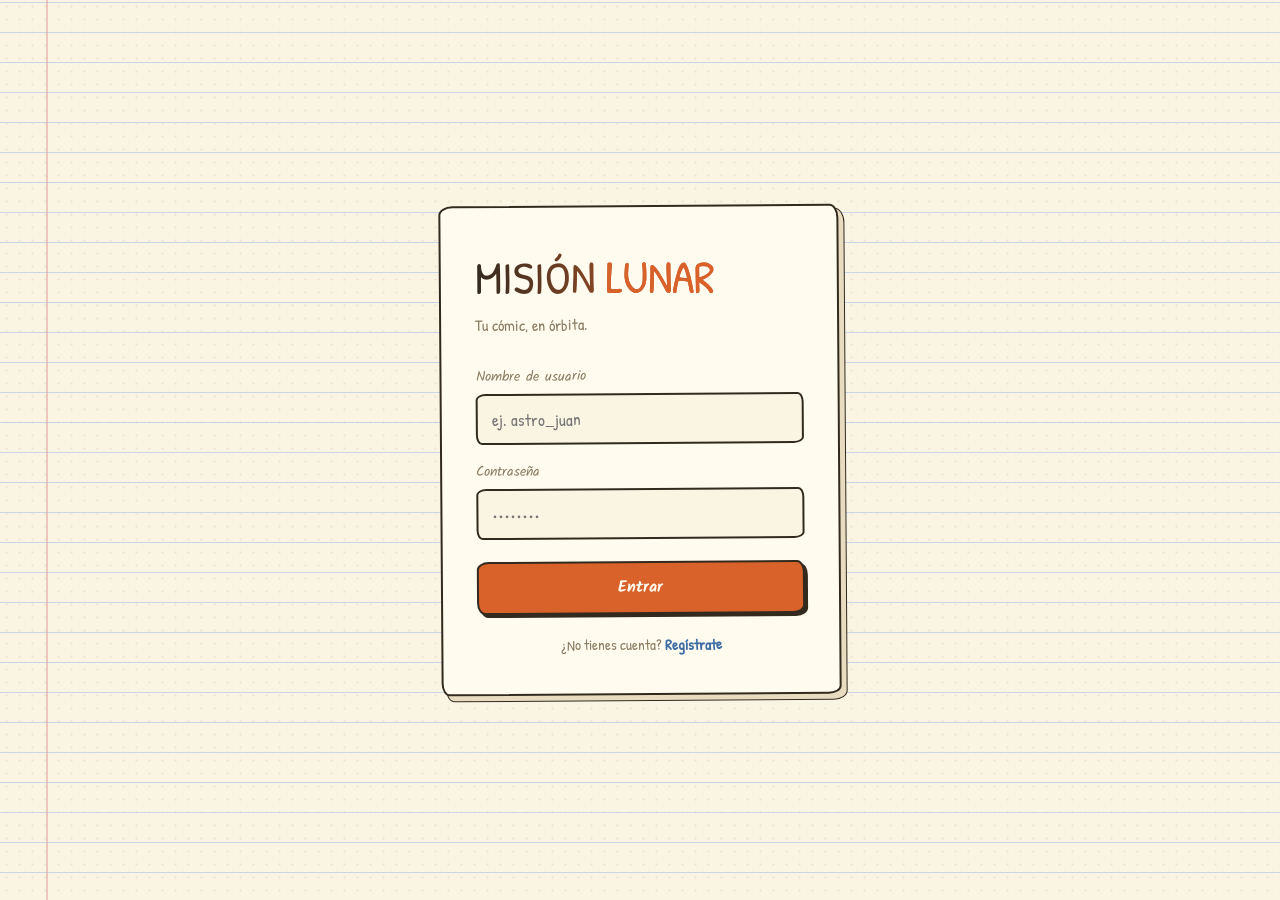
<file: public/index.html>
<!DOCTYPE html>
<html lang="es">
<head>
<meta charset="UTF-8" />
<meta name="viewport" content="width=device-width, initial-scale=1.0" />
<title>Misión Lunar</title>
<link rel="stylesheet" href="css/style.css" />
</head>
<body>
  <div class="auth-wrap">
    <div class="auth-card panel">
      <div class="auth-logo">MISIÓN<span> LUNAR</span></div>
      <div class="auth-tag">Tu cómic, en órbita.</div>

      <div id="errorBox" class="error-msg"></div>

      <form id="loginForm">
        <div class="field">
          <label for="username">Nombre de usuario</label>
          <input type="text" id="username" placeholder="ej. astro_juan" autocomplete="username" />
        </div>
        <div class="field">
          <label for="password">Contraseña</label>
          <input type="password" id="password" placeholder="••••••••" autocomplete="current-password" />
        </div>
        <button type="submit" class="btn" style="width:100%;">Entrar</button>
      </form>

      <div class="auth-switch">¿No tienes cuenta? <a href="register.html">Regístrate</a></div>
    </div>
  </div>

  <script src="js/app.js"></script>
  <script>
    // si ya hay sesión, ir directo a home
    if (getSession()) window.location.href = "home.html";

    const form = document.getElementById("loginForm");
    const errorBox = document.getElementById("errorBox");

    form.addEventListener("submit", async (e) => {
      e.preventDefault();
      hideError(errorBox);
      const username = document.getElementById("username").value.trim();
      const password = document.getElementById("password").value;
      if (!username || !password) return showError(errorBox, "Escribe tu usuario y contraseña.");
      try {
        const { user } = await api("/login", {
          method: "POST",
          body: JSON.stringify({ username, password }),
        });
        setSession(user);
        window.location.href = "home.html";
      } catch (err) {
        showError(errorBox, err.message);
      }
    });
  </script>
</body>
</html>
</file>
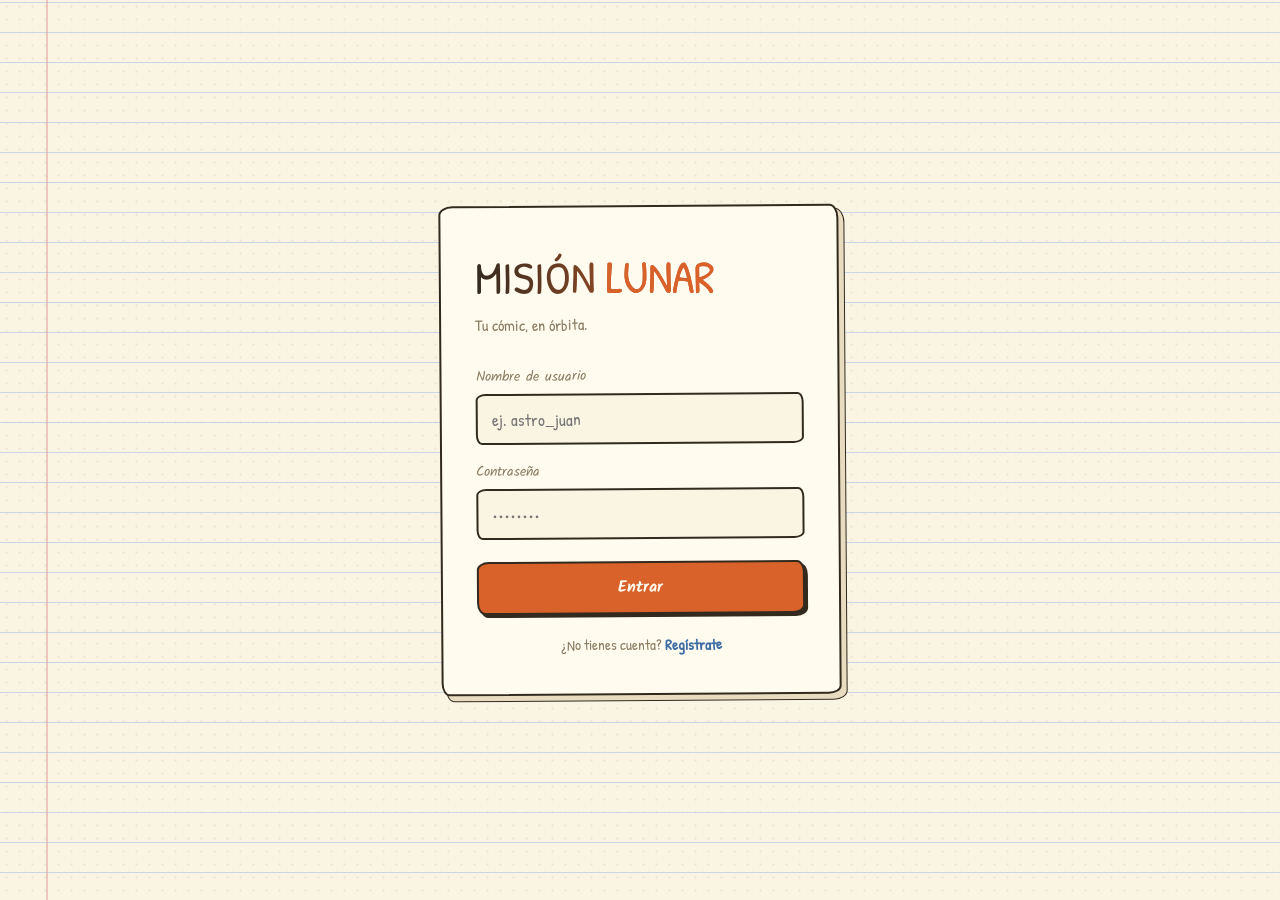
<file: public/amigos.html>
<!DOCTYPE html>
<html lang="es">
<head>
<meta charset="UTF-8" />
<meta name="viewport" content="width=device-width, initial-scale=1.0" />
<title>Amigos · Misión Lunar</title>
<link rel="stylesheet" href="css/style.css" />
</head>
<body>

  <div class="overlay" id="navOverlay"></div>
  <nav class="sidebar" id="sidebar">
    <div class="sidebar-header">
      <span class="session-avatar-slot"></span>
      <div>
        <div class="name session-name"></div>
        <div class="user session-user"></div>
      </div>
    </div>
    <a class="nav-link" data-page="home" href="home.html"><span class="nav-icon">&#9679;</span> Home</a>
    <a class="nav-link" data-page="perfil" href="perfil.html"><span class="nav-icon">&#9737;</span> Perfil</a>
    <a class="nav-link" data-page="blog" href="blog.html"><span class="nav-icon">&#9998;</span> Blog</a>
    <a class="nav-link" data-page="amigos" href="amigos.html"><span class="nav-icon">&#9733;</span> Amigos</a>
    <div class="sidebar-footer">
      <button class="btn btn-ghost btn-small" id="logoutBtn" style="width:100%;">Salir</button>
    </div>
  </nav>

  <header class="topbar">
    <div class="topbar-left">
      <button class="hamburger" id="navToggle" aria-label="Abrir menú">
        <span></span><span></span>
      </button>
      <div class="topbar-logo">MISIÓN<span> LUNAR</span></div>
    </div>
    <div class="topbar-right">
      <span class="session-avatar-slot"></span>
    </div>
  </header>

  <main class="page">
    <h1 class="hero-title" style="font-size:38px; margin-bottom:20px;">Amigos</h1>
    <p style="color:var(--muted); margin-bottom:26px; font-size:14px;">
      Todos los tripulantes registrados en Misión Lunar, en un solo lugar global.
    </p>

    <div id="peopleGrid" class="people-grid"></div>
  </main>

  <script src="js/app.js"></script>
  <script>
    const user = initShell("amigos");
    const grid = document.getElementById("peopleGrid");
    let myFriends = [];

    async function loadFriends() {
      const { friends } = await api(`/friends?username=${user.username}`);
      myFriends = friends.map((f) => f.username);
    }

    async function loadPeople() {
      grid.innerHTML = `<div class="empty-state">Cargando tripulantes...</div>`;
      await loadFriends();
      const { users } = await api("/users");
      grid.innerHTML = "";
      users.forEach((u) => {
        if (u.username === user.username) return;
        const isFriend = myFriends.includes(u.username);
        const card = document.createElement("div");
        card.className = "panel person-card";
        card.innerHTML = `
          ${renderAvatarHTML(u, "person")}
          <div class="name">${u.name}</div>
          <div class="user">@${u.username}</div>
          <button class="btn btn-small ${isFriend ? "btn-ghost" : ""}" style="width:100%;">
            ${isFriend ? "Quitar amigo" : "Agregar amigo"}
          </button>
        `;
        card.querySelector("button").addEventListener("click", async () => {
          await api("/friends", {
            method: "POST",
            body: JSON.stringify({ username: user.username, friend: u.username }),
          });
          loadPeople();
        });
        grid.appendChild(card);
      });
      if (!grid.children.length) {
        grid.innerHTML = `<div class="empty-state">Todavía no hay más tripulantes registrados.</div>`;
      }
    }

    if (user) loadPeople();
  </script>
</body>
</html>
</file>
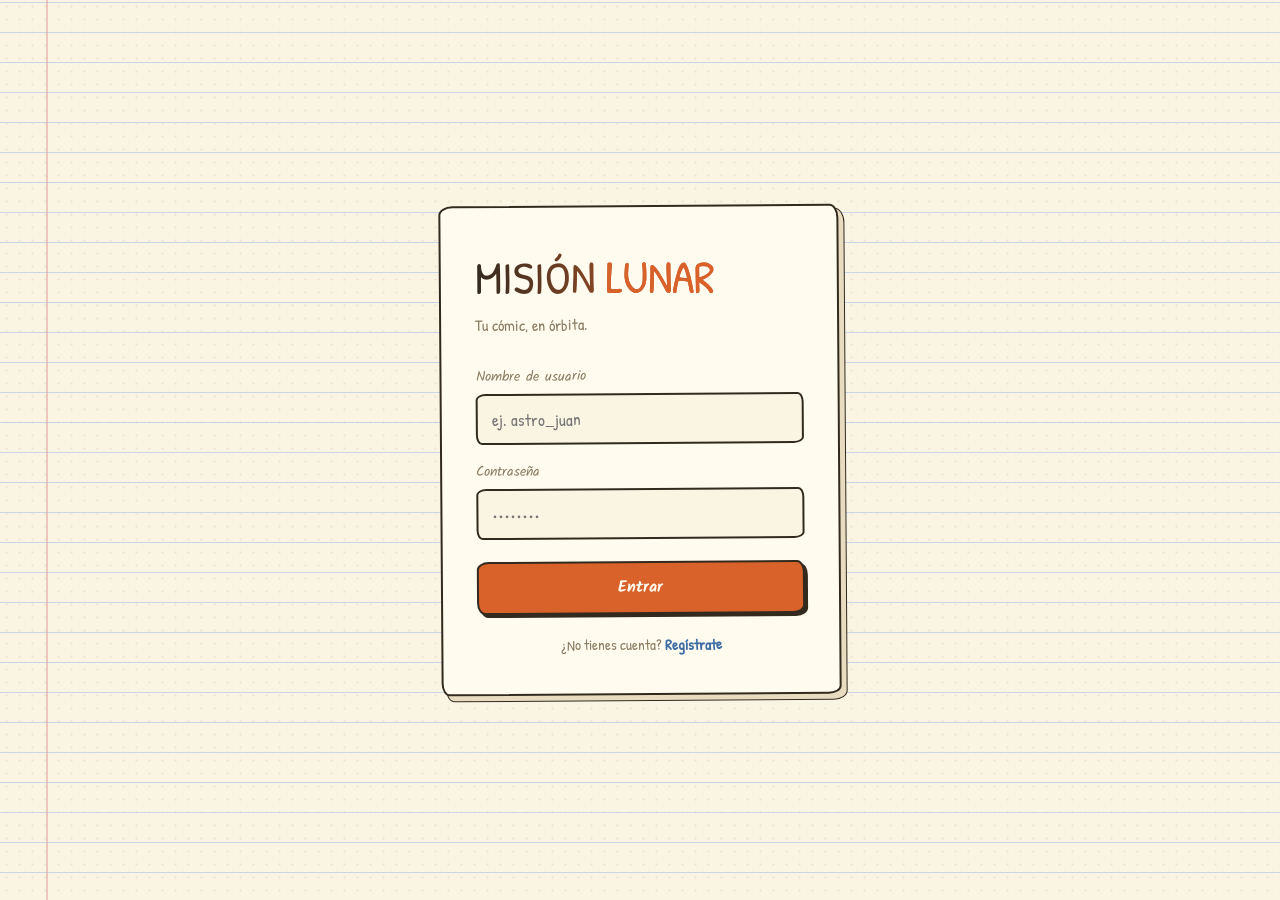
<file: public/blog.html>
<!DOCTYPE html>
<html lang="es">
<head>
<meta charset="UTF-8" />
<meta name="viewport" content="width=device-width, initial-scale=1.0" />
<title>Blog · Misión Lunar</title>
<link rel="stylesheet" href="css/style.css" />
</head>
<body>

  <div class="overlay" id="navOverlay"></div>
  <nav class="sidebar" id="sidebar">
    <div class="sidebar-header">
      <span class="session-avatar-slot"></span>
      <div>
        <div class="name session-name"></div>
        <div class="user session-user"></div>
      </div>
    </div>
    <a class="nav-link" data-page="home" href="home.html"><span class="nav-icon">&#9679;</span> Home</a>
    <a class="nav-link" data-page="perfil" href="perfil.html"><span class="nav-icon">&#9737;</span> Perfil</a>
    <a class="nav-link" data-page="blog" href="blog.html"><span class="nav-icon">&#9998;</span> Blog</a>
    <a class="nav-link" data-page="amigos" href="amigos.html"><span class="nav-icon">&#9733;</span> Amigos</a>
    <div class="sidebar-footer">
      <button class="btn btn-ghost btn-small" id="logoutBtn" style="width:100%;">Salir</button>
    </div>
  </nav>

  <header class="topbar">
    <div class="topbar-left">
      <button class="hamburger" id="navToggle" aria-label="Abrir menú">
        <span></span><span></span>
      </button>
      <div class="topbar-logo">MISIÓN<span> LUNAR</span></div>
    </div>
    <div class="topbar-right">
      <span class="session-avatar-slot"></span>
    </div>
  </header>

  <main class="page">
    <h1 class="hero-title" style="font-size:38px; margin-bottom:20px;">Blog</h1>

    <div class="panel card-pad">
      <div id="errorBox" class="error-msg"></div>
      <form id="postForm">
        <div class="field">
          <textarea id="text" rows="3" placeholder="¿Qué está pasando en la misión?"></textarea>
        </div>
        <button type="submit" class="btn">Publicar</button>
      </form>
    </div>

    <div id="posts" style="margin-top:26px;"></div>
  </main>

  <script src="js/app.js"></script>
  <script>
    const user = initShell("blog");
    const errorBox = document.getElementById("errorBox");
    const postsEl = document.getElementById("posts");

    async function loadPosts() {
      postsEl.innerHTML = `<div class="empty-state">Cargando publicaciones...</div>`;
      try {
        const { posts } = await api("/blog");
        if (!posts.length) {
          postsEl.innerHTML = `<div class="empty-state">Todavía no hay publicaciones. ¡Sé el primero!</div>`;
          return;
        }
        postsEl.innerHTML = "";
        posts.forEach((p) => {
          const el = document.createElement("div");
          el.className = "panel post";
          el.innerHTML = `
            <div class="post-head">
              ${renderAvatarHTML(p, "sm")}
              <div>
                <b>${p.name}</b> <span>@${p.username} · ${timeAgo(p.createdAt)}</span>
              </div>
            </div>
            <div class="post-text"></div>
          `;
          el.querySelector(".post-text").textContent = p.text;
          postsEl.appendChild(el);
        });
      } catch (err) {
        postsEl.innerHTML = `<div class="empty-state">No se pudieron cargar las publicaciones.</div>`;
      }
    }

    document.getElementById("postForm").addEventListener("submit", async (e) => {
      e.preventDefault();
      hideError(errorBox);
      const text = document.getElementById("text").value.trim();
      if (!text) return showError(errorBox, "Escribe algo antes de publicar.");
      try {
        await api("/blog", {
          method: "POST",
          body: JSON.stringify({ username: user.username, text }),
        });
        document.getElementById("text").value = "";
        loadPosts();
      } catch (err) {
        showError(errorBox, err.message);
      }
    });

    if (user) loadPosts();
  </script>
</body>
</html>
</file>
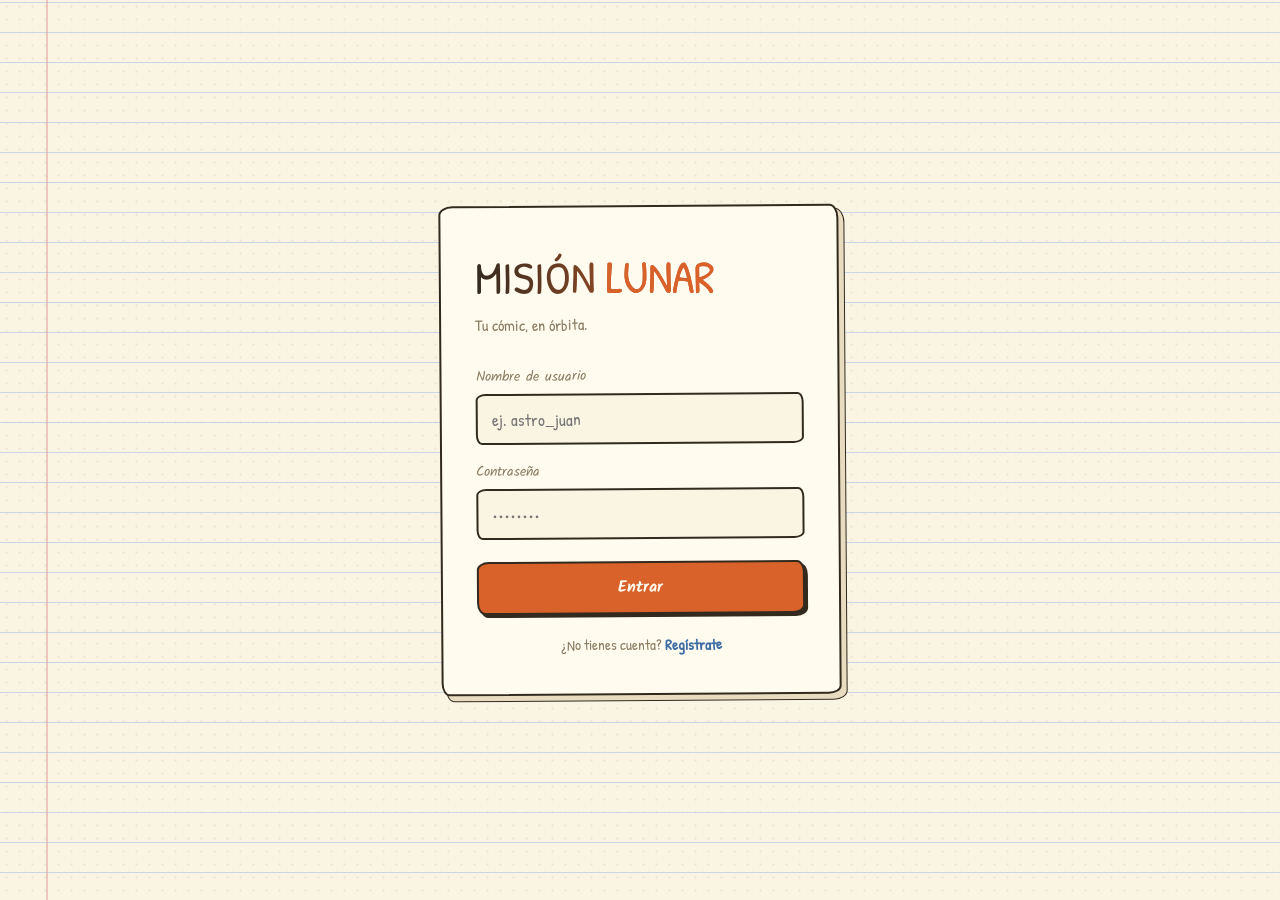
<file: public/home.html>
<!DOCTYPE html>
<html lang="es">
<head>
<meta charset="UTF-8" />
<meta name="viewport" content="width=device-width, initial-scale=1.0" />
<title>Misión Lunar</title>
<link rel="stylesheet" href="css/style.css" />
</head>
<body>

  <div class="overlay" id="navOverlay"></div>
  <nav class="sidebar" id="sidebar">
    <div class="sidebar-header">
      <span class="session-avatar-slot"></span>
      <div>
        <div class="name session-name"></div>
        <div class="user session-user"></div>
      </div>
    </div>
    <a class="nav-link" data-page="home" href="home.html"><span class="nav-icon">&#9679;</span> Home</a>
    <a class="nav-link" data-page="perfil" href="perfil.html"><span class="nav-icon">&#9737;</span> Perfil</a>
    <a class="nav-link" data-page="blog" href="blog.html"><span class="nav-icon">&#9998;</span> Blog</a>
    <a class="nav-link" data-page="amigos" href="amigos.html"><span class="nav-icon">&#9733;</span> Amigos</a>
    <div class="sidebar-footer">
      <button class="btn btn-ghost btn-small" id="logoutBtn" style="width:100%;">Salir</button>
    </div>
  </nav>

  <header class="topbar">
    <div class="topbar-left">
      <button class="hamburger" id="navToggle" aria-label="Abrir menú">
        <span></span><span></span>
      </button>
      <div class="topbar-logo">MISIÓN<span> LUNAR</span></div>
    </div>
    <div class="topbar-right">
      <span class="session-avatar-slot"></span>
    </div>
  </header>

  <main class="page">
    <section class="hero">
      <div class="hero-eyebrow">Cómic original</div>
      <h1 class="hero-title">MISIÓN<br /><span>LUNAR</span></h1>
      <p class="hero-desc">
        Una tripulación varada a mitad de camino a la Luna descubre que la nave
        no es lo único que despertó durante el viaje. Sigue la historia capítulo
        a capítulo.
      </p>
      <div class="hero-actions">
        <button class="btn" id="readBtn">▶ Leer capítulo 1</button>
        <a href="blog.html" class="btn btn-ghost">Ver blog</a>
      </div>
    </section>

    <h2 class="section-title">Capítulos <small>Temporada 1</small></h2>
    <div class="chapter-row" id="chapterRow"></div>
  </main>

  <script src="js/app.js"></script>
  <script>
    initShell("home");

    const chapters = [
      { n: 1, title: "Despegue", bg: "linear-gradient(160deg,#2b2140,#0d1220)" },
      { n: 2, title: "Silencio", bg: "linear-gradient(160deg,#142235,#0d1220)" },
      { n: 3, title: "Cráter 9", bg: "linear-gradient(160deg,#26313f,#0d1220)" },
      { n: 4, title: "Eco", bg: "linear-gradient(160deg,#20263c,#0d1220)" },
      { n: 5, title: "Regreso", bg: "linear-gradient(160deg,#301d24,#0d1220)" },
    ];

    const row = document.getElementById("chapterRow");
    chapters.forEach((c) => {
      const el = document.createElement("div");
      el.className = "chapter-card panel";
      el.innerHTML = `
        <div class="chapter-cover" style="background:${c.bg}">${c.title}</div>
        <div class="chapter-meta"><b>Capítulo ${c.n}</b>Próximamente</div>
      `;
      el.addEventListener("click", () => alert(`Capítulo ${c.n}: ${c.title} — próximamente disponible para leer.`));
      row.appendChild(el);
    });

    document.getElementById("readBtn").addEventListener("click", () => {
      alert("El lector de cómic todavía no está montado. ¡Aquí conectarás las páginas de tu capítulo 1!");
    });
  </script>
</body>
</html>
</file>
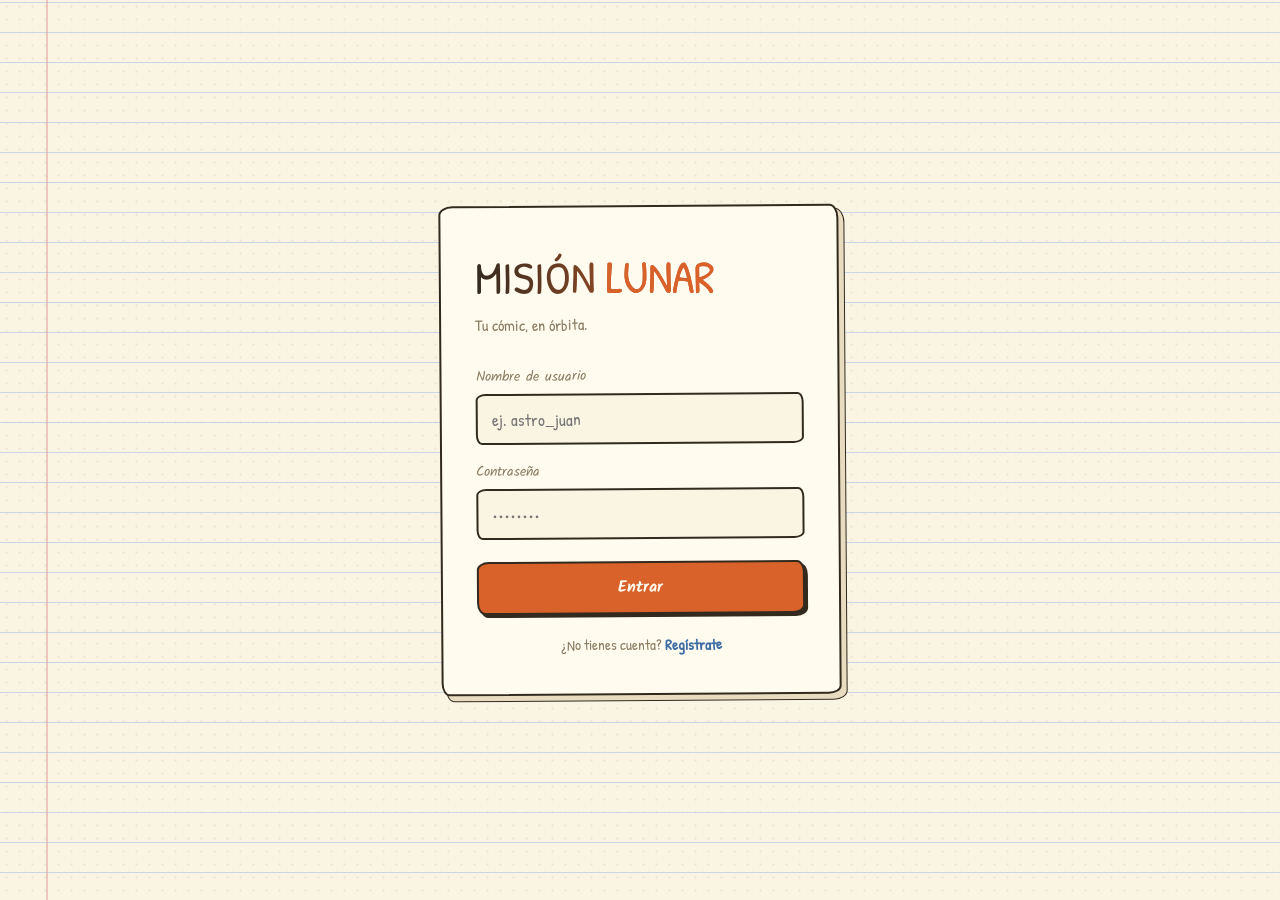
<file: public/perfil.html>
<!DOCTYPE html>
<html lang="es">
<head>
<meta charset="UTF-8" />
<meta name="viewport" content="width=device-width, initial-scale=1.0" />
<title>Perfil · Misión Lunar</title>
<link rel="stylesheet" href="css/style.css" />
</head>
<body>

  <div class="overlay" id="navOverlay"></div>
  <nav class="sidebar" id="sidebar">
    <div class="sidebar-header">
      <span class="session-avatar-slot"></span>
      <div>
        <div class="name session-name"></div>
        <div class="user session-user"></div>
      </div>
    </div>
    <a class="nav-link" data-page="home" href="home.html"><span class="nav-icon">&#9679;</span> Home</a>
    <a class="nav-link" data-page="perfil" href="perfil.html"><span class="nav-icon">&#9737;</span> Perfil</a>
    <a class="nav-link" data-page="blog" href="blog.html"><span class="nav-icon">&#9998;</span> Blog</a>
    <a class="nav-link" data-page="amigos" href="amigos.html"><span class="nav-icon">&#9733;</span> Amigos</a>
    <div class="sidebar-footer">
      <button class="btn btn-ghost btn-small" id="logoutBtn" style="width:100%;">Salir</button>
    </div>
  </nav>

  <header class="topbar">
    <div class="topbar-left">
      <button class="hamburger" id="navToggle" aria-label="Abrir menú">
        <span></span><span></span>
      </button>
      <div class="topbar-logo">MISIÓN<span> LUNAR</span></div>
    </div>
    <div class="topbar-right">
      <span class="session-avatar-slot"></span>
    </div>
  </header>

  <main class="page">
    <div class="profile-head">
      <span class="session-avatar-slot-lg"></span>
      <div>
        <h1 class="profile-name session-name"></h1>
        <div class="profile-user session-user"></div>
        <p class="profile-bio session-bio"></p>
      </div>
    </div>

    <div class="panel card-pad">
      <h2 class="section-title" style="font-size:20px; margin-bottom:18px;">Editar perfil</h2>
      <div id="errorBox" class="error-msg"></div>
      <div id="okBox" class="error-msg" style="border-color:var(--pen); background:rgba(63,110,165,0.1); color:var(--pen);"></div>

      <form id="profileForm">
        <div class="field">
          <label for="name">Nombre</label>
          <input type="text" id="name" />
        </div>

        <div class="field">
          <label for="avatarFile">Foto de perfil</label>
          <input type="file" id="avatarFile" accept="image/*" />
        </div>
        <div class="avatar-preview-wrap" id="avatarPreviewWrap"></div>

        <div class="field">
          <label for="bio">Bio</label>
          <textarea id="bio" rows="3" placeholder="Cuéntanos algo sobre ti..."></textarea>
        </div>

        <div class="picker-title">Marco animado</div>
        <div class="picker-sub">Elige el marco que rodea tu foto (51 disponibles)</div>
        <div class="frame-grid" id="frameGrid"></div>

        <div class="picker-title">Insignia</div>
        <div class="picker-sub">Un ícono pequeño junto a tu foto</div>
        <div class="badge-grid" id="badgeGrid"></div>

        <button type="submit" class="btn">Guardar cambios</button>
      </form>
    </div>
  </main>

  <script src="js/app.js"></script>
  <script>
    const user = initShell("perfil");
    const errorBox = document.getElementById("errorBox");
    const okBox = document.getElementById("okBox");

    let pendingAvatar = user ? user.avatar : "";
    let selectedFrame = user ? (user.frame || "none") : "none";
    let selectedBadge = user ? (user.badge || "") : "";

    function currentPreviewUser() {
      return { username: user.username, avatar: pendingAvatar, frame: selectedFrame, badge: selectedBadge };
    }

    function renderPreview() {
      document.getElementById("avatarPreviewWrap").innerHTML = renderAvatarHTML(currentPreviewUser(), "lg");
    }

    function renderFrameGrid() {
      const grid = document.getElementById("frameGrid");
      grid.innerHTML = "";
      FRAMES.forEach((f) => {
        const btn = document.createElement("div");
        btn.className = "frame-swatch" + (f.id === selectedFrame ? " selected" : "");
        btn.title = f.name;
        const style = f.f1 ? `--f1:${f.f1};--f2:${f.f2 || f.f1};` : "";
        btn.innerHTML = `<span class="avatar-frame ${f.cls}" style="${style}"><img class="avatar" src="${pendingAvatar || defaultAvatarFor(user)}" alt=""/></span>`;
        btn.addEventListener("click", () => {
          selectedFrame = f.id;
          renderFrameGrid();
          renderPreview();
        });
        grid.appendChild(btn);
      });
    }

    function renderBadgeGrid() {
      const grid = document.getElementById("badgeGrid");
      grid.innerHTML = "";
      BADGES.forEach((b) => {
        const btn = document.createElement("div");
        btn.className = "badge-swatch" + (b.id === selectedBadge ? " selected" : "");
        btn.title = b.name;
        btn.textContent = b.emoji || "—";
        btn.addEventListener("click", () => {
          selectedBadge = b.id;
          renderBadgeGrid();
          renderPreview();
        });
        grid.appendChild(btn);
      });
    }

    if (user) {
      document.getElementById("name").value = user.name;
      document.getElementById("bio").value = user.bio || "";
      renderPreview();
      renderFrameGrid();
      renderBadgeGrid();
    }

    document.getElementById("avatarFile").addEventListener("change", async (e) => {
      const file = e.target.files[0];
      if (!file) return;
      hideError(errorBox);
      try {
        pendingAvatar = await compressImageFile(file);
        renderPreview();
        renderFrameGrid();
      } catch (err) {
        showError(errorBox, "No se pudo procesar la imagen. Intenta con otra foto.");
      }
    });

    document.getElementById("profileForm").addEventListener("submit", async (e) => {
      e.preventDefault();
      hideError(errorBox);
      okBox.classList.remove("show");
      try {
        const { user: updated } = await api("/profile", {
          method: "POST",
          body: JSON.stringify({
            username: user.username,
            name: document.getElementById("name").value.trim(),
            avatar: pendingAvatar,
            bio: document.getElementById("bio").value.trim(),
            frame: selectedFrame,
            badge: selectedBadge,
          }),
        });
        setSession(updated);
        okBox.textContent = "¡Perfil actualizado!";
        okBox.classList.add("show");
        refreshSessionUI(updated);
      } catch (err) {
        showError(errorBox, err.message);
      }
    });
  </script>
</body>
</html>
</file>
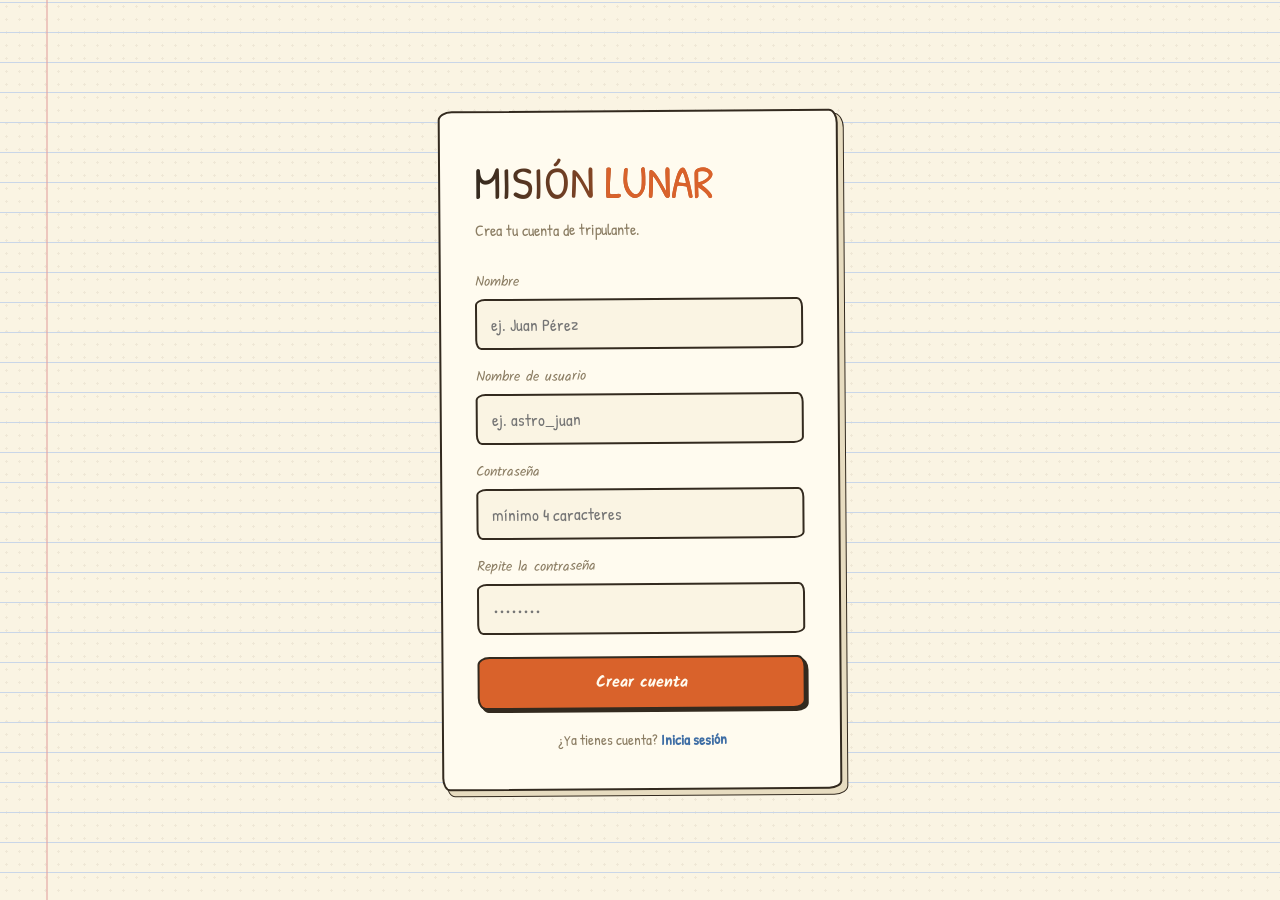
<file: public/register.html>
<!DOCTYPE html>
<html lang="es">
<head>
<meta charset="UTF-8" />
<meta name="viewport" content="width=device-width, initial-scale=1.0" />
<title>Crear cuenta · Misión Lunar</title>
<link rel="stylesheet" href="css/style.css" />
</head>
<body>
  <div class="auth-wrap">
    <div class="auth-card panel">
      <div class="auth-logo">MISIÓN<span> LUNAR</span></div>
      <div class="auth-tag">Crea tu cuenta de tripulante.</div>

      <div id="errorBox" class="error-msg"></div>

      <form id="registerForm">
        <div class="field">
          <label for="name">Nombre</label>
          <input type="text" id="name" placeholder="ej. Juan Pérez" autocomplete="name" />
        </div>
        <div class="field">
          <label for="username">Nombre de usuario</label>
          <input type="text" id="username" placeholder="ej. astro_juan" autocomplete="username" />
        </div>
        <div class="field">
          <label for="password">Contraseña</label>
          <input type="password" id="password" placeholder="mínimo 4 caracteres" autocomplete="new-password" />
        </div>
        <div class="field">
          <label for="password2">Repite la contraseña</label>
          <input type="password" id="password2" placeholder="••••••••" autocomplete="new-password" />
        </div>
        <button type="submit" class="btn" style="width:100%;">Crear cuenta</button>
      </form>

      <div class="auth-switch">¿Ya tienes cuenta? <a href="index.html">Inicia sesión</a></div>
    </div>
  </div>

  <script src="js/app.js"></script>
  <script>
    if (getSession()) window.location.href = "home.html";

    const form = document.getElementById("registerForm");
    const errorBox = document.getElementById("errorBox");

    form.addEventListener("submit", async (e) => {
      e.preventDefault();
      hideError(errorBox);
      const name = document.getElementById("name").value.trim();
      const username = document.getElementById("username").value.trim();
      const password = document.getElementById("password").value;
      const password2 = document.getElementById("password2").value;
      if (!name || !username || !password) return showError(errorBox, "Completa todos los campos.");
      if (password.length < 4) return showError(errorBox, "La contraseña debe tener al menos 4 caracteres.");
      if (password !== password2) return showError(errorBox, "Las contraseñas no coinciden.");
      try {
        const { user } = await api("/register", {
          method: "POST",
          body: JSON.stringify({ name, username, password }),
        });
        setSession(user);
        window.location.href = "home.html";
      } catch (err) {
        showError(errorBox, err.message);
      }
    });
  </script>
</body>
</html>
</file>
<file: public/css/style.css>
@import url('https://fonts.googleapis.com/css2?family=Kalam:wght@400;700&family=Patrick+Hand&display=swap');

:root {
  --paper: #faf4e3;
  --paper-2: #fffbef;
  --paper-shadow: #e7dcc0;
  --ink: #332a1f;
  --ink-soft: #4a3f30;
  --muted: #8b7d63;
  --rule: #c9d6e8;
  --margin: #e2a2a0;
  --marker: #d9622b;
  --marker-2: #f08a4b;
  --pen: #3f6ea5;
  --radius: 10px;
}

* { box-sizing: border-box; }

html, body {
  margin: 0;
  padding: 0;
  background: var(--paper);
  color: var(--ink);
  font-family: 'Patrick Hand', cursive;
  min-height: 100vh;
  overflow-x: hidden;
  width: 100%;
}

/* ---------- Hoja de cuaderno: renglones + margen roja ---------- */
body {
  background-color: var(--paper);
  background-image:
    linear-gradient(var(--rule) 1px, transparent 1px),
    radial-gradient(circle, rgba(139,125,99,0.10) 1px, transparent 1.3px);
  background-size: 100% 30px, 13px 13px;
  background-position: 0 62px, 0 0;
}

.page::before,
.auth-wrap::before {
  content: "";
  position: fixed;
  top: 0;
  bottom: 0;
  left: 46px;
  width: 2px;
  background: var(--margin);
  opacity: 0.55;
  z-index: 0;
  pointer-events: none;
}

h1, h2, h3, .display {
  font-family: 'Kalam', cursive;
  font-weight: 700;
  letter-spacing: 0.01em;
  margin: 0;
  line-height: 1.05;
}

a { color: var(--pen); text-decoration: none; }

button, input, textarea {
  font-family: inherit;
}

/* ---------- Firma visual: tarjeta "recortada" con borde dibujado a mano ---------- */
.panel {
  background: var(--paper-2);
  border: 2.5px solid var(--ink);
  border-radius: 14px 9px 13px 8px / 9px 14px 8px 13px;
  box-shadow: 5px 5px 0 var(--paper-shadow), 5px 5px 0 1px var(--ink);
  position: relative;
}

.btn {
  display: inline-flex;
  align-items: center;
  justify-content: center;
  gap: 8px;
  padding: 12px 22px;
  border: 2.5px solid var(--ink);
  border-radius: 12px 8px 12px 8px / 8px 12px 8px 12px;
  background: var(--marker);
  color: var(--paper-2);
  font-family: 'Kalam', cursive;
  font-weight: 700;
  font-size: 16px;
  cursor: pointer;
  box-shadow: 3px 3px 0 var(--ink);
  transition: transform 0.08s ease;
}
.btn:hover { background: var(--marker-2); }
.btn:active { transform: translate(2px, 2px); box-shadow: 1px 1px 0 var(--ink); }

.btn-ghost {
  background: transparent;
  color: var(--ink);
  border: 2.5px dashed var(--muted);
  box-shadow: none;
}
.btn-ghost:hover { border-color: var(--pen); color: var(--pen); }
.btn-ghost:active { transform: none; box-shadow: none; }

.btn-small {
  padding: 8px 14px;
  font-size: 14px;
  box-shadow: 2px 2px 0 var(--ink);
}

input[type="text"], input[type="password"], textarea {
  width: 100%;
  background: var(--paper);
  border: 2.5px solid var(--ink);
  border-radius: 10px 6px 10px 6px / 6px 10px 6px 10px;
  color: var(--ink);
  padding: 12px 14px;
  font-size: 17px;
  font-family: 'Patrick Hand', cursive;
  outline: none;
}
input[type="text"]:focus, input[type="password"]:focus, textarea:focus {
  border-color: var(--pen);
  background: var(--paper-2);
}
label {
  display: block;
  font-family: 'Kalam', cursive;
  font-size: 14px;
  color: var(--muted);
  margin-bottom: 6px;
}
.field { margin-bottom: 16px; }
.field:last-of-type { margin-bottom: 22px; }

.error-msg {
  background: rgba(217,98,43,0.10);
  border: 2px dashed var(--marker);
  color: #a8481a;
  padding: 10px 14px;
  border-radius: 10px;
  font-size: 15px;
  margin-bottom: 16px;
  display: none;
}
.error-msg.show { display: block; }

/* ---------- Auth pages ---------- */
.auth-wrap {
  min-height: 100vh;
  display: flex;
  align-items: center;
  justify-content: center;
  padding: 24px;
  position: relative;
  overflow: hidden;
}
.auth-card {
  position: relative;
  z-index: 1;
  width: 100%;
  max-width: 400px;
  padding: 38px 34px;
  transform: rotate(-0.4deg);
}
.auth-logo {
  font-size: 46px;
  margin-bottom: 6px;
  background: linear-gradient(90deg, var(--ink) 0%, var(--marker) 25%, var(--ink) 50%, var(--pen) 75%, var(--ink) 100%);
  background-size: 300% auto;
  -webkit-background-clip: text;
  background-clip: text;
  -webkit-text-fill-color: transparent;
  color: transparent;
  animation: logoShine 6s linear infinite;
}
.auth-logo span { color: var(--marker); -webkit-text-fill-color: var(--marker); }
.auth-tag {
  color: var(--muted);
  font-size: 16px;
  margin-bottom: 30px;
}
.auth-switch {
  margin-top: 20px;
  font-size: 15px;
  color: var(--muted);
  text-align: center;
}
.auth-switch a { color: var(--pen); font-weight: 700; }

/* ---------- App shell ---------- */
.topbar {
  position: sticky;
  top: 0;
  z-index: 20;
  display: flex;
  align-items: center;
  justify-content: space-between;
  padding: 14px 20px;
  background: rgba(250,244,227,0.92);
  backdrop-filter: blur(4px);
  border-bottom: 2.5px solid var(--ink);
}
.topbar-left {
  display: flex;
  align-items: center;
  gap: 16px;
}
.hamburger {
  width: 42px;
  height: 42px;
  display: flex;
  flex-direction: column;
  align-items: center;
  justify-content: center;
  gap: 5px;
  background: var(--paper-2);
  border: 2.5px solid var(--ink);
  border-radius: 10px 6px 10px 6px / 6px 10px 6px 10px;
  cursor: pointer;
  box-shadow: 2px 2px 0 var(--ink);
}
.hamburger span {
  width: 20px;
  height: 3px;
  background: var(--ink);
  border-radius: 2px;
}
.topbar-logo {
  font-family: 'Kalam', cursive;
  font-size: 24px;
  letter-spacing: 0.01em;
  background: linear-gradient(90deg, var(--ink) 0%, var(--marker) 25%, var(--ink) 50%, var(--pen) 75%, var(--ink) 100%);
  background-size: 300% auto;
  -webkit-background-clip: text;
  background-clip: text;
  -webkit-text-fill-color: transparent;
  color: transparent;
  animation: logoShine 6s linear infinite;
}
.topbar-logo span { color: var(--marker); -webkit-text-fill-color: var(--marker); }
.topbar-right {
  display: flex;
  align-items: center;
  gap: 10px;
}
.avatar {
  width: 38px;
  height: 38px;
  border-radius: 50%;
  border: 2.5px solid var(--ink);
  object-fit: cover;
  background: var(--paper-2);
}
.avatar-lg {
  width: 110px;
  height: 110px;
  border-radius: 50%;
  border: 3px solid var(--ink);
  object-fit: cover;
  box-shadow: 4px 4px 0 var(--ink);
  background: var(--paper-2);
}

/* sidebar */
.overlay {
  position: fixed;
  inset: 0;
  background: rgba(51,42,31,0.35);
  z-index: 29;
  opacity: 0;
  pointer-events: none;
  transition: opacity 0.2s ease;
}
.overlay.open { opacity: 1; pointer-events: auto; }

.sidebar {
  position: fixed;
  top: 0;
  left: 0;
  height: 100%;
  width: 250px;
  background: var(--paper-2);
  border-right: 2.5px solid var(--ink);
  z-index: 30;
  transform: translateX(-100%);
  transition: transform 0.22s ease;
  display: flex;
  flex-direction: column;
  padding: 22px 0;
}
.sidebar.open { transform: translateX(0); }

.sidebar-header {
  display: flex;
  align-items: center;
  gap: 12px;
  padding: 0 20px 20px;
  border-bottom: 2px dashed var(--muted);
  margin-bottom: 10px;
}
.sidebar-header .name { font-family: 'Kalam', cursive; font-weight: 700; font-size: 16px; }
.sidebar-header .user { font-size: 13px; color: var(--muted); }

.nav-link {
  display: flex;
  align-items: center;
  gap: 12px;
  padding: 13px 20px;
  font-family: 'Kalam', cursive;
  font-size: 17px;
  font-weight: 700;
  color: var(--ink-soft);
  border-left: 4px solid transparent;
}
.nav-link:hover { color: var(--ink); background: var(--paper); }
.nav-link.active {
  color: var(--marker);
  border-left-color: var(--marker);
  background: var(--paper);
}
.nav-icon { font-size: 18px; width: 20px; text-align: center; }

.sidebar-footer {
  margin-top: auto;
  padding: 16px 20px 0;
  border-top: 2px dashed var(--muted);
}

.page {
  max-width: 1000px;
  margin: 0 auto;
  padding: 28px 20px 60px;
  position: relative;
}

/* ---------- Home / hero ---------- */
.hero {
  position: relative;
  border-radius: 16px 10px 15px 9px / 9px 16px 10px 15px;
  border: 2.5px solid var(--ink);
  overflow: hidden;
  padding: 60px 34px;
  margin-bottom: 40px;
  background: var(--paper-2);
  box-shadow: 6px 6px 0 var(--ink);
}
.hero-eyebrow {
  color: var(--pen);
  font-family: 'Kalam', cursive;
  font-size: 15px;
  letter-spacing: 0.08em;
  text-transform: uppercase;
  font-weight: 700;
  margin-bottom: 10px;
}
.hero-title {
  font-size: 66px;
  background: linear-gradient(90deg, var(--ink) 0%, var(--pen) 30%, var(--ink) 60%, var(--marker) 90%, var(--ink) 100%);
  background-size: 300% auto;
  -webkit-background-clip: text;
  background-clip: text;
  -webkit-text-fill-color: transparent;
  color: transparent;
  animation: logoShine 7s linear infinite;
}
.hero-title span { color: var(--marker); -webkit-text-fill-color: var(--marker); }
.hero-desc {
  max-width: 520px;
  color: var(--ink-soft);
  margin: 16px 0 26px;
  font-size: 17px;
  line-height: 1.6;
}
.hero-actions { display: flex; gap: 12px; flex-wrap: wrap; }

.section-title {
  font-size: 28px;
  margin-bottom: 16px;
  display: flex;
  align-items: baseline;
  gap: 10px;
}
.section-title small {
  font-family: 'Patrick Hand', cursive;
  font-size: 13px;
  color: var(--muted);
  text-transform: uppercase;
  letter-spacing: 0.08em;
}

.chapter-row {
  display: grid;
  grid-template-columns: repeat(auto-fill, minmax(150px, 1fr));
  gap: 18px;
  margin-bottom: 44px;
}
.chapter-card {
  padding: 0;
  overflow: hidden;
  cursor: pointer;
  background: var(--paper-2);
}
.chapter-card:nth-child(odd) { transform: rotate(-0.6deg); }
.chapter-card:nth-child(even) { transform: rotate(0.5deg); }
.chapter-cover {
  height: 190px;
  display: flex;
  align-items: flex-end;
  padding: 12px;
  font-family: 'Kalam', cursive;
  font-size: 27px;
  color: var(--ink);
  background: linear-gradient(160deg, rgba(217,98,43,0.16), rgba(63,110,165,0.12));
}
.chapter-meta {
  padding: 10px 12px 14px;
  font-size: 13px;
  color: var(--muted);
}
.chapter-meta b { color: var(--ink); font-family: 'Kalam', cursive; display: block; font-size: 15px; margin-bottom: 2px; }

/* ---------- Profile ---------- */
.profile-head {
  display: flex;
  gap: 22px;
  align-items: center;
  margin-bottom: 34px;
  flex-wrap: wrap;
}
.profile-name { font-size: 42px; }
.profile-user { color: var(--pen); font-family: 'Kalam', cursive; font-size: 15px; font-weight: 700; }
.profile-bio { color: var(--ink-soft); margin-top: 8px; max-width: 480px; font-size: 16px; }

.card-pad { padding: 24px; margin-bottom: 24px; }

/* ---------- Blog ---------- */
.post {
  padding: 18px 20px;
  margin-bottom: 16px;
  background: var(--paper-2);
}
.post-head {
  display: flex;
  align-items: center;
  gap: 10px;
  margin-bottom: 10px;
}
.post-head b { font-family: 'Kalam', cursive; font-size: 15px; }
.post-head span { color: var(--muted); font-size: 13px; }
.post-text { font-size: 16px; line-height: 1.6; }

/* ---------- Friends ---------- */
.people-grid {
  display: grid;
  grid-template-columns: repeat(auto-fill, minmax(190px, 1fr));
  gap: 16px;
}
.person-card {
  padding: 18px;
  text-align: center;
  background: var(--paper-2);
}
.person-card:nth-child(odd) { transform: rotate(-0.5deg); }
.person-card:nth-child(even) { transform: rotate(0.5deg); }
.person-card img { margin-bottom: 10px; }
.person-card .name { font-family: 'Kalam', cursive; font-weight: 700; font-size: 16px; }
.person-card .user { color: var(--muted); font-size: 13px; margin-bottom: 12px; }

.empty-state {
  color: var(--muted);
  font-size: 15px;
  padding: 20px 0;
}

/* ---------- Responsive: tablet ---------- */
@media (max-width: 768px) {
  .page { padding: 22px 16px 50px; }
  .hero { padding: 44px 24px; }
  .hero-title { font-size: 54px; }
  .chapter-row { grid-template-columns: repeat(auto-fill, minmax(130px, 1fr)); gap: 14px; }
  .people-grid { grid-template-columns: repeat(auto-fill, minmax(160px, 1fr)); gap: 14px; }
  .sidebar { width: 82vw; max-width: 300px; }
  .page::before, .auth-wrap::before { left: 26px; }
}

/* ---------- Responsive: celular ---------- */
@media (max-width: 520px) {
  .hero-title { font-size: 42px; }
  .hero { padding: 32px 18px; }
  .hero-desc { font-size: 15px; }
  .hero-actions { flex-direction: column; align-items: stretch; }
  .hero-actions .btn, .hero-actions .btn-ghost { width: 100%; }
  .topbar { padding: 12px 14px; }
  .topbar-logo { font-size: 19px; }
  .auth-card { padding: 28px 22px; transform: none; }
  .auth-logo { font-size: 38px; }
  .profile-head { flex-direction: column; align-items: flex-start; text-align: left; }
  .chapter-row { grid-template-columns: repeat(auto-fill, minmax(115px, 1fr)); gap: 10px; }
  .chapter-cover { height: 150px; font-size: 21px; }
  .people-grid { grid-template-columns: repeat(2, 1fr); gap: 10px; }
  .section-title { font-size: 22px; }
  .page::before { left: 14px; }
}

@media (max-width: 360px) {
  .hero-title { font-size: 34px; }
  .people-grid { grid-template-columns: 1fr 1fr; }
}

/* ============ Animación del logo (marcador brillante) ============ */
@keyframes logoShine {
  to { background-position: -300% center; }
}

/* ============ Sistema de marcos animados para la foto de perfil ============ */
.avatar-frame,
.avatar-frame-lg,
.avatar-frame-person {
  position: relative;
  display: inline-flex;
  align-items: center;
  justify-content: center;
  border-radius: 50%;
  padding: 4px;
}
.avatar-frame-lg { padding: 6px; }
.avatar-frame-person { padding: 5px; }

.avatar-frame::before,
.avatar-frame-lg::before,
.avatar-frame-person::before {
  content: "";
  position: absolute;
  inset: 0;
  border-radius: 50%;
  z-index: 0;
}
.avatar-frame img,
.avatar-frame-lg img,
.avatar-frame-person img {
  position: relative;
  z-index: 1;
}

.avatar-person {
  width: 70px;
  height: 70px;
  border-radius: 50%;
  border: 3px solid var(--ink);
  object-fit: cover;
  background: var(--paper-2);
}

.badge-dot {
  position: absolute;
  bottom: -2px;
  right: -2px;
  width: 18px;
  height: 18px;
  background: var(--paper-2);
  border: 2px solid var(--ink);
  border-radius: 50%;
  display: flex;
  align-items: center;
  justify-content: center;
  font-size: 11px;
  line-height: 1;
  z-index: 2;
}
.avatar-frame-lg .badge-dot { width: 30px; height: 30px; font-size: 17px; bottom: 2px; right: 2px; }
.avatar-frame-person .badge-dot { width: 22px; height: 22px; font-size: 13px; }

.frame-none { padding: 0; }
.frame-none::before { display: none; }

/* Familia 1: anillo girante */
.frame-rotate::before {
  background: conic-gradient(from 0deg, var(--f1), var(--f2), var(--f1));
  animation: frameSpin 3.5s linear infinite;
}

/* Familia 2: aura pulsante */
.frame-glow::before {
  background: var(--f1);
  animation: frameGlow 1.8s ease-in-out infinite;
}
@keyframes frameGlow {
  0%, 100% { box-shadow: 0 0 3px 1px var(--f1); }
  50% { box-shadow: 0 0 13px 5px var(--f2); }
}

/* Familia 3: hormigas en marcha (segmentos girando) */
.frame-marching::before {
  background: conic-gradient(from 0deg, var(--f1) 0deg 16deg, transparent 16deg 34deg);
  animation: frameSpin 5s linear infinite;
}

/* Familia 4: destellos */
.frame-sparkle::before {
  background: var(--f1);
  opacity: 0.32;
}
.frame-sparkle::after {
  content: "✦";
  position: absolute;
  top: -6px;
  right: -3px;
  color: var(--f2);
  font-size: 13px;
  z-index: 2;
  animation: frameTwinkle 1.3s ease-in-out infinite;
}
@keyframes frameTwinkle {
  0%, 100% { opacity: 0.25; transform: scale(0.8); }
  50% { opacity: 1; transform: scale(1.2); }
}

/* Familia 5: neón */
.frame-neon::before {
  background: transparent;
  border: 3px solid var(--f1);
  box-shadow: 0 0 6px var(--f1), inset 0 0 6px var(--f2);
  animation: frameNeonPulse 1.6s ease-in-out infinite;
}
@keyframes frameNeonPulse {
  0%, 100% { filter: brightness(1); }
  50% { filter: brightness(1.5); }
}

/* Familia 6: rebote */
.frame-bounce::before { background: var(--f1); }
.frame-bounce img { animation: frameBounce 1.1s ease-in-out infinite; }
@keyframes frameBounce {
  0%, 100% { transform: translateY(0); }
  50% { transform: translateY(-3px); }
}

/* Familia 7: arcoíris cósmico */
.frame-rainbow::before {
  background: conic-gradient(red, orange, yellow, green, blue, indigo, violet, red);
  animation: frameSpin 4s linear infinite;
}

@keyframes frameSpin {
  to { transform: rotate(360deg); }
}

/* ============ Selectores de marco / insignia (perfil) ============ */
.picker-title {
  font-family: 'Kalam', cursive;
  font-size: 18px;
  margin-bottom: 4px;
}
.picker-sub {
  color: var(--muted);
  font-size: 13px;
  margin-bottom: 14px;
}
.frame-grid, .badge-grid {
  display: grid;
  grid-template-columns: repeat(auto-fill, minmax(64px, 1fr));
  gap: 10px;
  max-height: 300px;
  overflow-y: auto;
  padding: 4px;
  margin-bottom: 22px;
}
.frame-swatch, .badge-swatch {
  display: flex;
  align-items: center;
  justify-content: center;
  padding: 8px 4px;
  border: 2px solid transparent;
  border-radius: 10px;
  background: var(--paper);
  cursor: pointer;
}
.frame-swatch:hover, .badge-swatch:hover { background: var(--rule); }
.frame-swatch.selected, .badge-swatch.selected {
  border-color: var(--marker);
  background: rgba(217,98,43,0.12);
}
.badge-swatch { font-size: 22px; height: 46px; }

.avatar-preview-wrap {
  display: flex;
  justify-content: center;
  margin: 6px 0 22px;
}
</file>
